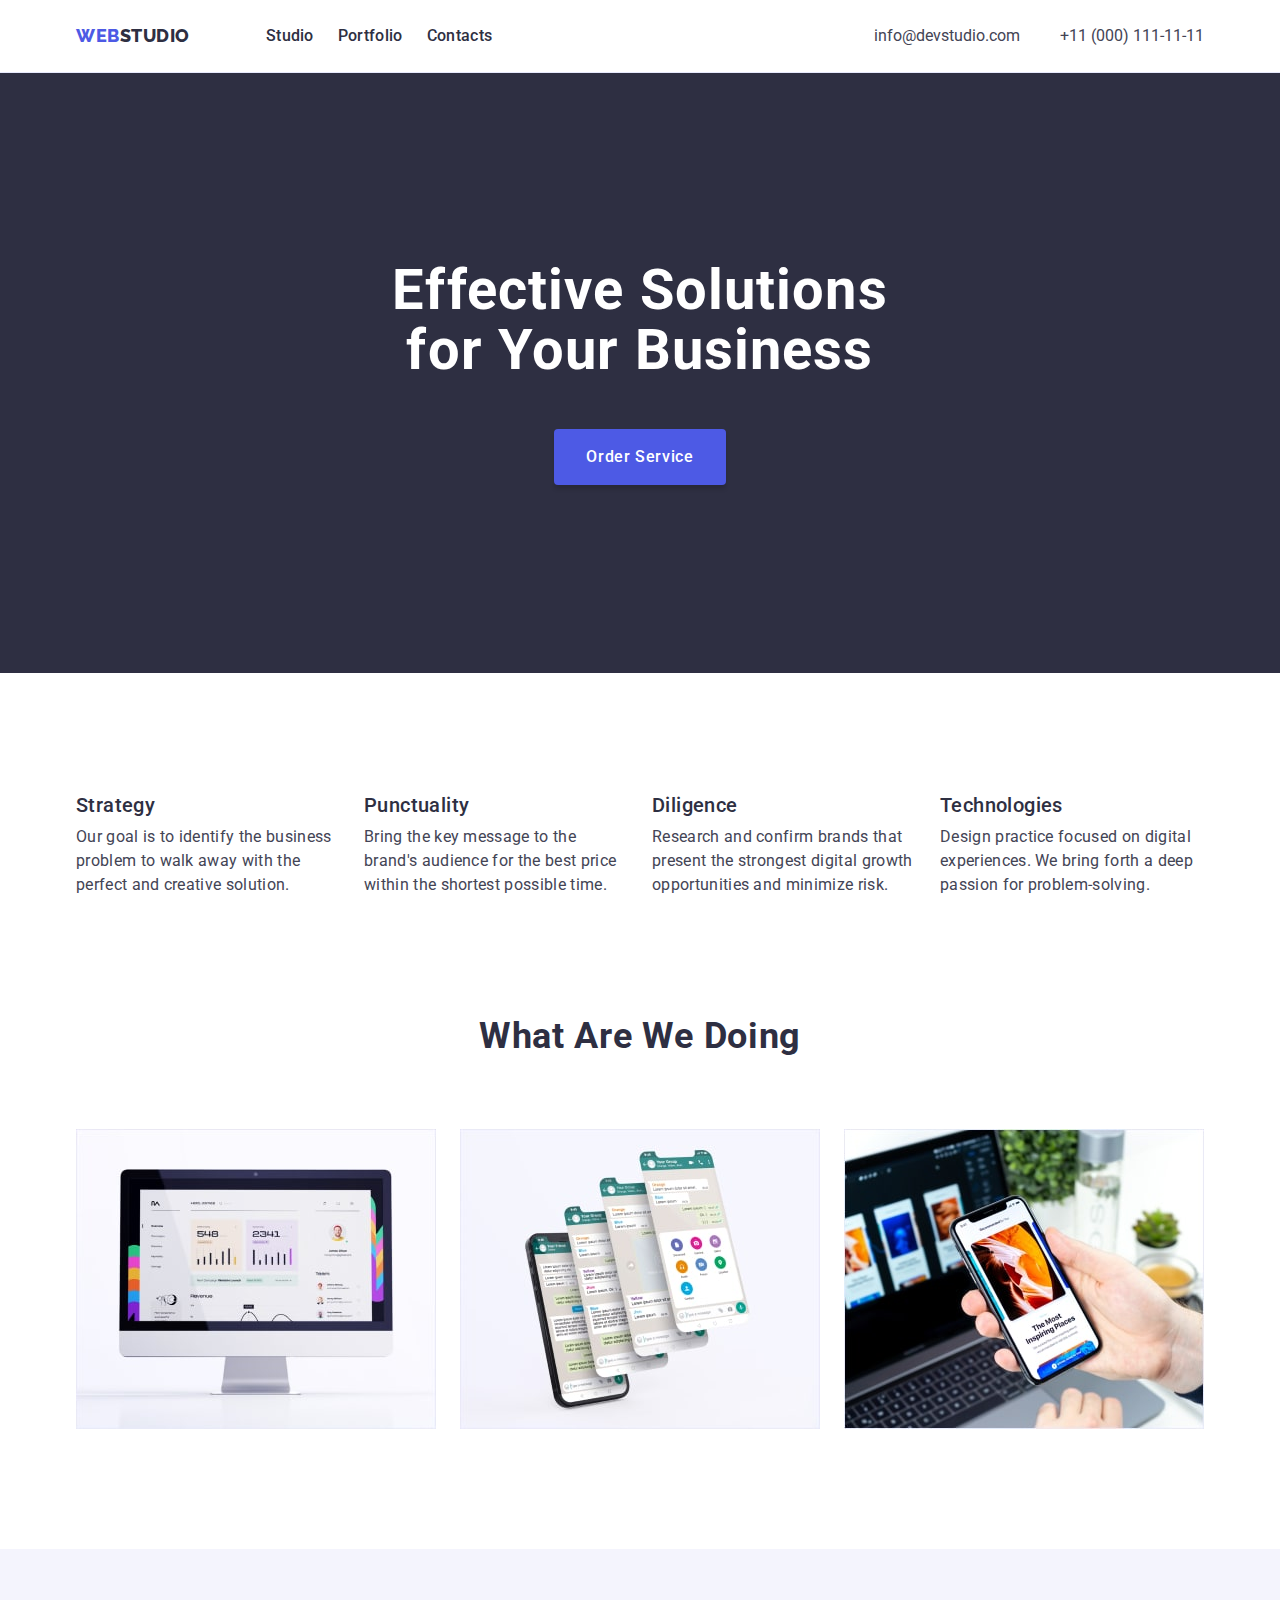
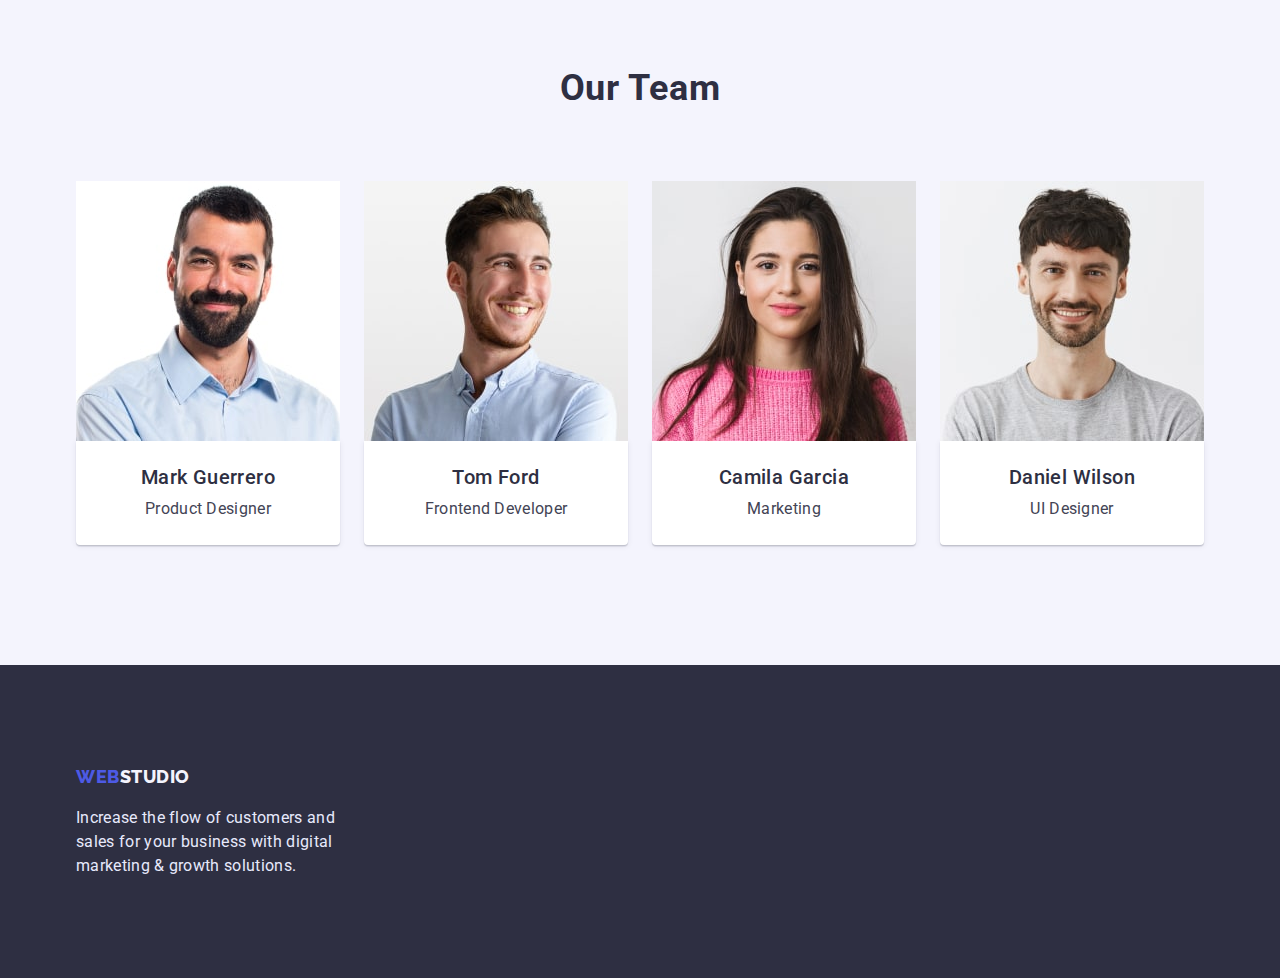
<file: index.html>
<!DOCTYPE html>
<html lang="en">
  <head>
    <meta charset="UTF-8" />
    <meta http-equiv="X-UA-Compatible" content="IE=edge" />
    <meta name="viewport" content="width=device-width, initial-scale=1.0" />
    <title>WebStudio</title>
    <link
      href="https://fonts.googleapis.com/css2?family=Raleway:wght@800&family=Roboto:wght@400;500;700;900&display=swap"
      rel="stylesheet"
    />
    <link
      rel="stylesheet"
      href="https://cdnjs.cloudflare.com/ajax/libs/modern-normalize/1.1.0/modern-normalize.min.css"
    />
    <link rel="stylesheet" href="./css/styles.css" />
  </head>

  <body>
    <!-- TOP Line  -->

    <header class="page-header">
      <div class="container main-nav">
        <nav class="navigation">
          <a href="./index.html" class="logo"
            ><span class="accent">Web</span>Studio</a
          >

          <!-- Menu Nav -->

          <ul class="site-nav">
            <li class="page-navigation">
              <a href="./index.html" class="page">Studio</a>
            </li>
            <li class="page-navigation">
              <a href="./portfolio.html" class="page">Portfolio</a>
            </li>
            <li class="page-navigation">
              <a href="" class="page">Contacts</a>
            </li>
          </ul>
        </nav>
        <address class="address-nav">
          <ul class="contact-nav">
            <li class="contact-link">
              <a href="mailto:info@devstudio.com" class="link"
                >info@devstudio.com</a
              >
            </li>
            <li class="contact-link">
              <a href="tel:+110001111111" class="link">+11 (000) 111-11-11</a>
            </li>
          </ul>
        </address>
      </div>
    </header>
    <main>
      <!-- Hero -->

      <section class="hero">
        <div class="container">
          <h1 class="hero-headline">Effective Solutions for Your Business</h1>
          <button class="button" type="button">Order Service</button>
        </div>
      </section>

      <!-- Our Benefits -->

      <section class="section no-padding">
        <div class="container">
          <h2 class="section-title">Our Benefits</h2>
          <ul class="card-set">
            <li class="benefits-list">
              <h3 class="title no-padding">Strategy</h3>
              <p class="section-title-text">
                Our goal is to identify the business problem to walk away with
                the perfect and creative solution.
              </p>
            </li>

            <li class="benefits-list">
              <h3 class="title no-padding">Punctuality</h3>
              <p class="section-title-text">
                Bring the key message to the brand's audience for the best price
                within the shortest possible time.
              </p>
            </li>

            <li class="benefits-list">
              <h3 class="title no-padding">Diligence</h3>
              <p class="section-title-text">
                Research and confirm brands that present the strongest digital
                growth opportunities and minimize risk.
              </p>
            </li>

            <li class="benefits-list">
              <h3 class="title no-padding">Technologies</h3>
              <p class="section-title-text">
                Design practice focused on digital experiences. We bring forth a
                deep passion for problem-solving.
              </p>
            </li>
          </ul>
        </div>
      </section>
      <!-- What are we doing -->
      <section class="section">
        <div class="container">
          <h2 class="section-header">What are we doing</h2>
          <ul class="card-set">
            <li class="box-image">
              <img src="./images/Rectangle71.jpg" alt="Monitor" width="360" />
            </li>

            <li class="box-image">
              <img
                src="./images/Rectangle71(1).jpg"
                alt="Phone display"
                width="360"
              />
            </li>

            <li class="box-image">
              <img src="./images/Rectangle71(2).jpg" alt="Phone" width="360" />
            </li>
          </ul>
        </div>
      </section>
      <!-- Our Team -->
      <section class="second-section">
        <div class="container">
          <h2 class="section-header">Our Team</h2>
          <ul class="card-set">
            <li class="box-item">
              <img src="./images/img.jpg" alt="man" width="264" />
              <div class="person">
                <h3 class="title">Mark Guerrero</h3>
                <p class="section-title-text">Product Designer</p>
              </div>
            </li>

            <li class="box-item">
              <img src="./images/img(1).jpg" alt="man" width="264" />
              <div class="person">
                <h3 class="title">Tom Ford</h3>
                <p class="section-title-text">Frontend Developer</p>
              </div>
            </li>

            <li class="box-item">
              <img src="./images/img(2).jpg" alt="woman" width="264" />
              <div class="person">
                <h3 class="title">Camila Garcia</h3>
                <p class="section-title-text">Marketing</p>
              </div>
            </li>

            <li class="box-item">
              <img src="./images/img(3).jpg" alt="man" width="264" />
              <div class="person">
                <h3 class="title">Daniel Wilson</h3>
                <p class="section-title-text">UI Designer</p>
              </div>
            </li>
          </ul>
        </div>
      </section>
    </main>
    <!-- Footer -->
    <footer class="page-footer">
      <div class="container">
        <a href="./index.html" class="logo"
          ><span class="accent">Web</span>Studio</a
        >
        <p class="text">
          Increase the flow of customers and sales for your business with
          digital marketing & growth solutions.
        </p>
      </div>
    </footer>
  </body>
</html>
</file>
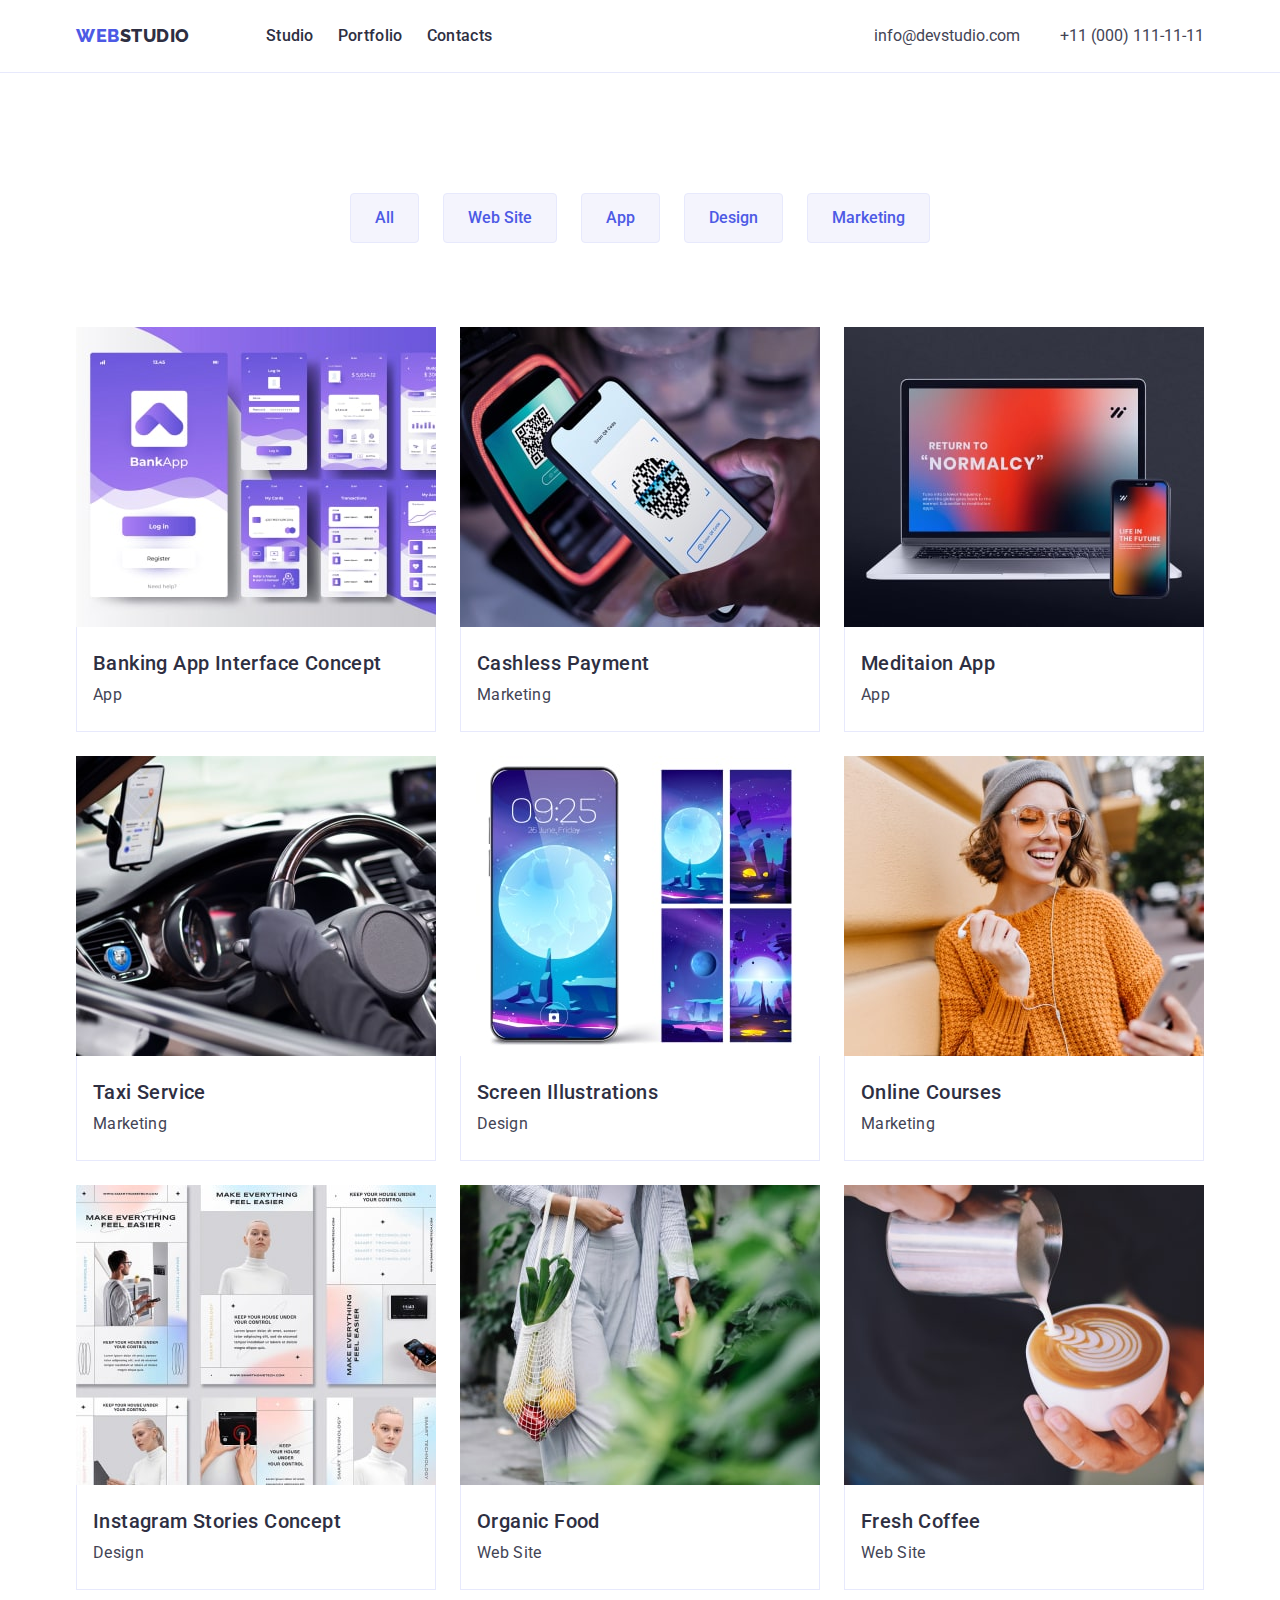
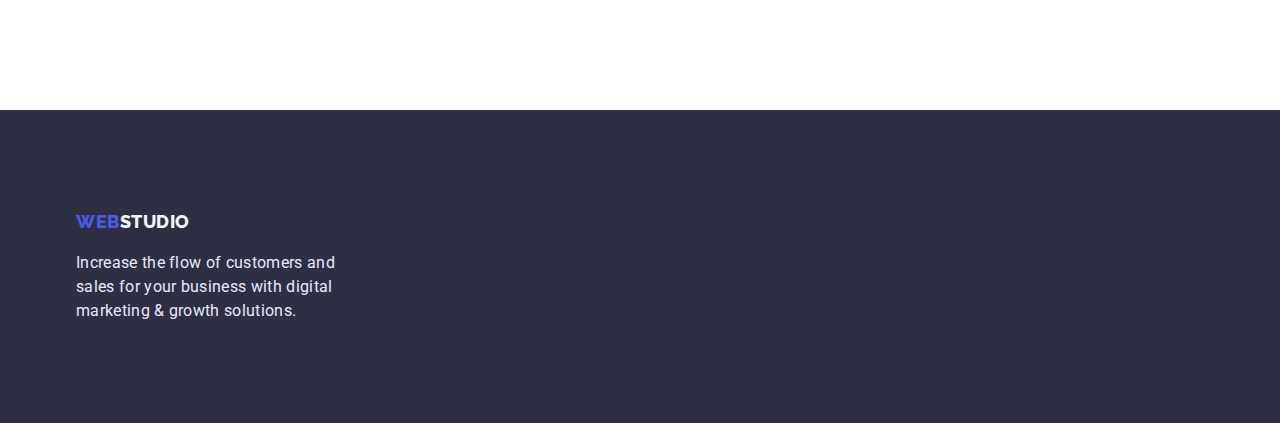
<file: portfolio.html>
<!DOCTYPE html>
<html lang="en">
  <head>
    <meta charset="UTF-8" />
    <meta http-equiv="X-UA-Compatible" content="IE=edge" />
    <meta name="viewport" content="width=device-width, initial-scale=1.0" />
    <title>Portfolio</title>
    <link
      href="https://fonts.googleapis.com/css2?family=Raleway:wght@800&family=Roboto:wght@400;500;700;900&display=swap"
      rel="stylesheet"
    />
    <link
      rel="stylesheet"
      href="https://cdnjs.cloudflare.com/ajax/libs/modern-normalize/1.1.0/modern-normalize.min.css"
    />
    <link rel="stylesheet" href="./css/styles.css" />
  </head>

  <body>
    <!-- TOP Line  -->

    <header class="page-header">
      <div class="container main-nav">
        <nav class="navigation">
          <a href="./index.html" class="logo"
            ><span class="accent">Web</span>Studio</a
          >

          <!-- Menu Nav -->

          <ul class="site-nav">
            <li class="page-navigation">
              <a href="./index.html" class="page">Studio</a>
            </li>
            <li class="page-navigation">
              <a href="./portfolio.html" class="page">Portfolio</a>
            </li>
            <li class="page-navigation">
              <a href="" class="page">Contacts</a>
            </li>
          </ul>
        </nav>
        <address class="address-nav">
          <ul class="contact-nav">
            <li class="contact-link">
              <a href="mailto:info@devstudio.com" class="link"
                >info@devstudio.com</a
              >
            </li>
            <li class="contact-link">
              <a href="tel:+110001111111" class="link">+11 (000) 111-11-11</a>
            </li>
          </ul>
        </address>
      </div>
    </header>
    <!-- Navigation Button  -->
    <section class="section">
      <div class="container">
        <h1 class="section-title">Chapter</h1>
        <ul class="button-set">
          <li class="button-item">
            <button class="button-portfolio" type="button">All</button>
          </li>
          <li class="button-item">
            <button class="button-portfolio" type="button">Web Site</button>
          </li>
          <li class="button-item">
            <button class="button-portfolio" type="button">App</button>
          </li>
          <li class="button-item">
            <button class="button-portfolio" type="button">Design</button>
          </li>
          <li class="button-item">
            <button class="button-portfolio" type="button">Marketing</button>
          </li>
        </ul>

        <!-- Portfolio -->

        <ul class="card-set">
          <li class="box-image">
            <a href=""
              ><img
                src="./images/image1.jpg"
                alt="bank application"
                width="360"
              />
              <div class="project">
                <h2 class="title">Banking App Interface Concept</h2>
                <p class="section-title-text">App</p>
              </div></a
            >
          </li>
          <li class="box-image">
            <a href=""
              ><img src="./images/image2.jpg" alt="phone payment" width="360" />
              <div class="project">
                <h2 class="title">Cashless Payment</h2>
                <p class="section-title-text">Marketing</p>
              </div></a
            >
          </li>
          <li class="box-image">
            <a href=""
              ><img
                src="./images/image3.jpg"
                alt="phone and laptop"
                width="360"
              />
              <div class="project">
                <h2 class="title">Meditaion App</h2>
                <p class="section-title-text">App</p>
              </div></a
            >
          </li>
          <li class="box-image">
            <a href=""
              ><img src="./images/image4.jpg" alt="car inside" width="360" />
              <div class="project">
                <h2 class="title">Taxi Service</h2>
                <p class="section-title-text">Marketing</p>
              </div></a
            >
          </li>
          <li class="box-image">
            <a href=""
              ><img
                src="./images/image5.jpg"
                alt="illustration on phone"
                width="360"
              />
              <div class="project">
                <h2 class="title">Screen Illustrations</h2>
                <p class="section-title-text">Design</p>
              </div></a
            >
          </li>
          <li class="box-image">
            <a href=""
              ><img
                src="./images/image6.jpg"
                alt="woman with phone"
                width="360"
              />
              <div class="project">
                <h2 class="title">Online Courses</h2>
                <p class="section-title-text">Marketing</p>
              </div></a
            >
          </li>
          <li class="box-image">
            <a href=""
              ><img
                src="./images/image7.jpg"
                alt="application pages"
                width="360"
              />
              <div class="project">
                <h2 class="title">Instagram Stories Concept</h2>
                <p class="section-title-text">Design</p>
              </div></a
            >
          </li>
          <li class="box-image">
            <a href=""
              ><img
                src="./images/image8.jpg"
                alt="woman with bag"
                width="360"
              />
              <div class="project">
                <h2 class="title">Organic Food</h2>
                <p class="section-title-text">Web Site</p>
              </div></a
            >
          </li>
          <li class="box-image">
            <a href=""
              ><img src="./images/image9.jpg" alt="cup a coffee" width="360" />
              <div class="project">
                <h2 class="title">Fresh Coffee</h2>
                <p class="section-title-text">Web Site</p>
              </div></a
            >
          </li>
        </ul>
      </div>
    </section>
    <!-- Footer -->
    <footer class="page-footer">
      <div class="container">
        <a href="./index.html" class="logo"
          ><span class="accent">Web</span>Studio</a
        >
        <p class="text">
          Increase the flow of customers and sales for your business with
          digital marketing & growth solutions.
        </p>
      </div>
    </footer>
  </body>
</html>
</file>
<file: css/styles.css>
:root {
  --main-color-background: #ffffff;
  --second-color-background: #2e2f42;
  --third-color-background: #f4f4fd;
  --main-color-headline: #2e2f42;
  --second-color-headline: #ffffff;
  --main-color-paragraph: #434455;
  --second-color-paraagraph: #e7e9fc;
  --button-color: #4d5ae5;
  --hover-color: #404bbf;
  --card-interval: 24px;
}

html {
  box-sizing: border-box;
}
*,
*::before,
*::after {
  box-sizing: inherit;
}

/*-------------- clear styles --------- */
ul,
ol {
  list-style: none;
  padding: 0;
  margin: 0;
}
a {
  text-decoration: none;
  padding: 0;
  margin: 0;
}
p {
  text-decoration: none;
  padding: 0;
  margin: 0;
}
h1,
h2,
h3,
h4,
h5,
h6 {
  margin: 0;
}
img {
  display: block;
  max-width: 100%;
  height: auto;
}

/*---------------- Body -----------------*/
body {
  margin: 0;
  background-color: var(--main-color-background);
  color: var(--main-color-paragraph);
  font-family: 'roboto', sans-serif;
}

.container {
  width: 1158px;
  padding-left: 15px;
  padding-right: 15px;
  margin: 0 auto;
}

/* -------- Navigation set ------ */
.site-nav {
  display: flex;
  margin-left: 76px;
  gap: 24px;
}

/* .site-nav .page-navigation + .page-navigation {
  margin-left: 24px;
} */

.contact-nav {
  display: flex;
  gap: 40px;
}

/* .contact-nav .contact-link + .contact-link {
  margin-left: 40px;
} */
.navigation {
  display: flex;
  align-items: center;
}
.main-nav {
  display: flex;
  align-items: center;
}
.address-nav {
  display: flex;
  margin-left: auto;
}

/*----------------- Header -----------------*/
.page-header {
  border-bottom: 1px solid #e7e9fc;
}

.page-header .logo,
.page-header .accent,
.page-footer .accent {
  align-items: center;

  color: var(--main-color-headline);
  font-family: 'Raleway', sans-serif;
  font-style: normal;
  font-weight: 800;
  font-size: 18px;
  line-height: 1.33;
  text-transform: uppercase;
  letter-spacing: 0.03em;
}
.page-header .accent,
.page-footer .accent {
  color: var(--button-color);
}

.site-nav .page {
  display: block;
  padding-top: 24px;
  padding-bottom: 24px;

  color: var(--main-color-headline);
  font-style: normal;
  font-weight: 500;
  font-size: 16px;
  line-height: 1.5;
  letter-spacing: 0.02em;
}

.address-nav .link {
  color: var(--main-color-paragraph);
  font-style: normal;
  font-size: 16px;
  line-height: 1.5;
}

.site-nav .page:hover,
.site-nav .page:focus,
.site-nav .page:active,
.address-nav .link:hover,
.address-nav .link:focus,
.address-nav .link:active {
  color: var(--hover-color);
}

/*------------------- MAIN ----------------------- */
/*------------ Hero----------- */
.hero {
  text-align: center;
  padding-top: 188px;
  padding-bottom: 188px;

  background-color: var(--second-color-background);
}

.hero .hero-headline {
  margin-bottom: 48px;
  text-align: center;
  max-width: 496px;
  margin-left: auto;
  margin-right: auto;

  color: var(--second-color-headline);
  font-style: normal;
  font-weight: 700;
  font-size: 56px;
  line-height: 1.07;
  letter-spacing: 0.02em;
}

/*----------- button -----------*/
.button {
  font-family: inherit;
  background-color: var(--button-color);
  color: var(--second-color-headline);
  cursor: pointer;
  font-style: normal;
  font-weight: 500;
  font-size: 16px;
  line-height: 1.5;
  border-radius: 4px;
  border: none;
  padding: 16px 32px;
  box-shadow: 0px 4px 4px rgba(0, 0, 0, 0.15);
  letter-spacing: 0.04em;
}

.button:hover,
.button:focus {
  background-color: var(--hover-color);
}

/*------------- Portfolio ------------*/
.button-portfolio {
  padding: 12px 24px;
  cursor: pointer;

  font-family: inherit;
  background-color: #f4f4fd;
  color: var(--button-color);
  font-weight: 500;
  font-size: 16px;
  line-height: 1.5;
  border-radius: 4px;
  border: 1px solid #e7e9fc;
}

.button-portfolio:hover,
.button-portfolio:focus {
  border-color: var(--hover-color);
  color: var(--second-color-headline);
  background-color: var(--button-color);
  box-shadow: 0px 3px 1px rgba(0, 0, 0, 0.1), 0px 2px 1px rgba(0, 0, 0, 0.08),
    0px 2px 2px rgba(0, 0, 0, 0.12);
}

.project {
  color: var(--main-color-paragraph);
  padding-left: 16px;
  padding-right: 16px;
  padding-top: 24px;
  padding-bottom: 24px;
  border-right: 1px solid #e7e9fc;
  border-left: 1px solid #e7e9fc;
  border-bottom: 1px solid #e7e9fc;
}

/* ------- Button Set -------- */
.button-set {
  display: flex;
  flex-wrap: wrap;
  align-items: center;
  margin-bottom: 84px;
  justify-content: center;
  gap: 24px;
}

/*-------------- 3 Section -------------*/
.section.no-padding {
  padding-bottom: 0;
}

.section {
  padding: 120px 0;

  background-color: var(--main-color-background);
  color: var(--main-color-paragraph);
}

.second-section {
  padding: 120px 0;

  background-color: var(--third-color-background);
  text-align: center;
}

.person {
  padding: 24px 5px;
  background-color: var(--main-color-background);
  box-shadow: 0px 1px 6px rgba(46, 47, 66, 0.08),
    0px 1px 1px rgba(46, 47, 66, 0.16), 0px 2px 1px rgba(46, 47, 66, 0.08);
  border-radius: 0px 0px 4px 4px;
}

.section-title {
  position: absolute;
  width: 1px;
  height: 1px;
  margin: -1px;
  border: 0;
  padding: 0;
  white-space: nowrap;
  clip-path: inset(100%);
  clip: rect(0 0 0 0);
  overflow: hidden;
}

.section-header {
  margin-bottom: 72px;

  color: var(--main-color-headline);
  font-style: normal;
  font-weight: 700;
  font-size: 36px;
  line-height: 1.11;
  letter-spacing: 0.02em;
  text-transform: capitalize;
  text-align: center;
}

.title.no-padding {
  padding: 0;
}

.title {
  margin-bottom: 8px;

  color: var(--main-color-headline);
  font-style: normal;
  font-weight: 500;
  font-size: 20px;
  line-height: 1.2;
  letter-spacing: 0.02em;
}

.person .section-title-text,
.project .section-title-text {
  font-size: 16px;
  line-height: 1.5;
}
.section-title-text {
  font-size: 16px;
  line-height: 1.5;
  letter-spacing: 0.02em;
}

/* --------- Card Set -------- */

.card-set {
  display: flex;
  flex-wrap: wrap;
  margin-left: calc(-1 * var(--card-interval));
}

.card-set > .box-item {
  margin-left: var(--card-interval);
  flex-basis: calc(100% / 4 - var(--card-interval));
}

.card-set > .box-image {
  margin-left: var(--card-interval);
  flex-basis: calc(100% / 3 - var(--card-interval));
  margin-bottom: 24px;
}

.card-set > .box-image:nth-last-child(-n + 3) {
  margin-bottom: 0;
}

.card-set > .benefits-list {
  margin-left: var(--card-interval);
  flex-basis: calc(100% / 4 - var(--card-interval));
}

/*------------------- Footer ------------------*/
.page-footer {
  background-color: var(--second-color-background);
  padding: 100px 0;
}

.page-footer .logo {
  display: block;
  align-items: center;
  margin-bottom: 17.5px;

  color: var(--third-color-background);
  font-family: 'Raleway';
  font-style: normal;
  font-weight: 800;
  font-size: 18px;
  line-height: 1.16;
  text-transform: uppercase;
  letter-spacing: 0.03em;
}

.page-footer .text {
  color: var(--second-color-paraagraph);
  font-size: 16px;
  line-height: 1.5;
  letter-spacing: 0.02em;
  max-width: 264px;
}
</file>
